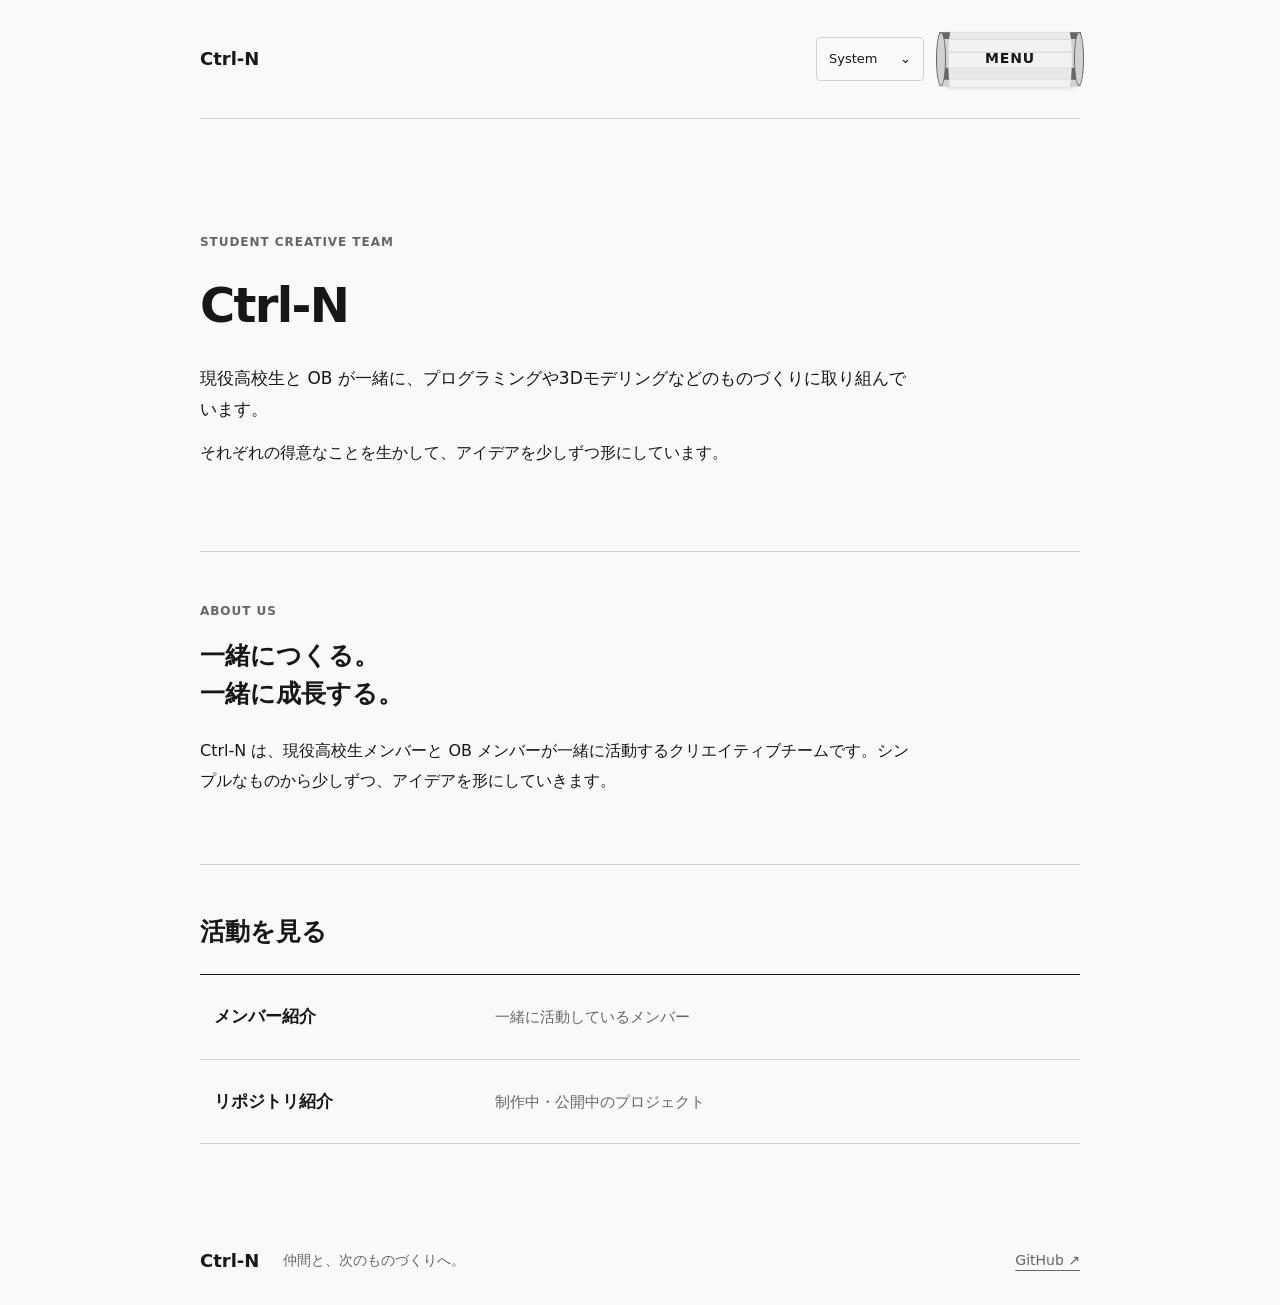
<file: index.html>
<!DOCTYPE html>
<html lang="ja">
<head>
  <meta charset="UTF-8">
  <meta http-equiv="X-UA-Compatible" content="IE=edge">
  <meta name="viewport" content="width=device-width, initial-scale=1.0">
  <meta name="description" content="クリエイティブチーム Ctrl-N のホーム。現役高校生と OB が共同で開発・運営しています。">
  <title>ホーム | Ctrl-N</title>
  <script src="assets/js/theme.js?v=compact-header-1"></script>
  <link rel="stylesheet" href="assets/css/styles.css?v=neutral-brand-1">
  <script src="assets/js/menu.js" defer></script>
  <script src="assets/js/ie11.js" defer></script>
</head>
<body>
  <a class="skip-link" href="#main">本文へスキップ</a>
  <header class="site-header"><a class="logo" href="./">Ctrl-N</a><details class="theme-control" lang="en"><summary aria-label="Theme"><span data-theme-current>System</span><span aria-hidden="true">⌄</span></summary><fieldset class="theme-popup"><legend>Theme</legend><div class="theme-options"><label><input type="radio" name="theme" value="system" checked disabled><span>System</span></label><label><input type="radio" name="theme" value="light" disabled><span>Light</span></label><label><input type="radio" name="theme" value="dark" disabled><span>Dark</span></label></div></fieldset></details><details class="film-menu"><summary aria-label="Toggle menu"><span class="menu-reel" aria-hidden="true"><span class="roll-cylinder"><span class="roll-face" style="--face:0"></span><span class="roll-face" style="--face:1"></span><span class="roll-face" style="--face:2"></span><span class="roll-face" style="--face:3"></span><span class="roll-face" style="--face:4"></span><span class="roll-face" style="--face:5"></span><span class="roll-face" style="--face:6"></span><span class="roll-face" style="--face:7"></span><span class="roll-face" style="--face:8"></span><span class="roll-face" style="--face:9"></span><span class="roll-face" style="--face:10"></span><span class="roll-face" style="--face:11"></span></span></span><span class="reel-label" lang="en">MENU</span></summary><div class="film-window"><div class="film-panel"><p class="film-caption" aria-hidden="true">CTRL-N / NAVIGATION</p><nav aria-label="Main navigation" lang="en"><a href="./" aria-current="page">Home</a><a href="contributors/">Members</a><a href="repo-list/">Repositories</a></nav></div></div></details></header>
  <main id="main"><section class="hero">
  <p class="eyebrow">STUDENT CREATIVE TEAM</p>
  <h1>Ctrl-N</h1>
  <p class="lead">現役高校生と OB が一緒に、プログラミングや3Dモデリングなどのものづくりに取り組んでいます。</p>
  <p>それぞれの得意なことを生かして、アイデアを少しずつ形にしています。</p>
</section>
<section class="section"><p class="eyebrow">ABOUT US</p><h2>一緒につくる。<br>一緒に成長する。</h2><p>Ctrl-N は、現役高校生メンバーと OB メンバーが一緒に活動するクリエイティブチームです。シンプルなものから少しずつ、アイデアを形にしていきます。</p></section>
<section class="activity-section" aria-labelledby="activity-heading">
  <h2 id="activity-heading">活動を見る</h2>
  <div class="activity-links">
    <a href="contributors/"><span>メンバー紹介</span><small>一緒に活動しているメンバー</small></a>
    <a href="repo-list/"><span>リポジトリ紹介</span><small>制作中・公開中のプロジェクト</small></a>
  </div>
</section>
</main>
  <footer><a class="logo" href="./">Ctrl-N</a><p>仲間と、次のものづくりへ。</p><a href="https://github.com/Ctrl-N-Japan">GitHub ↗</a></footer>
</body>
</html>
</file>
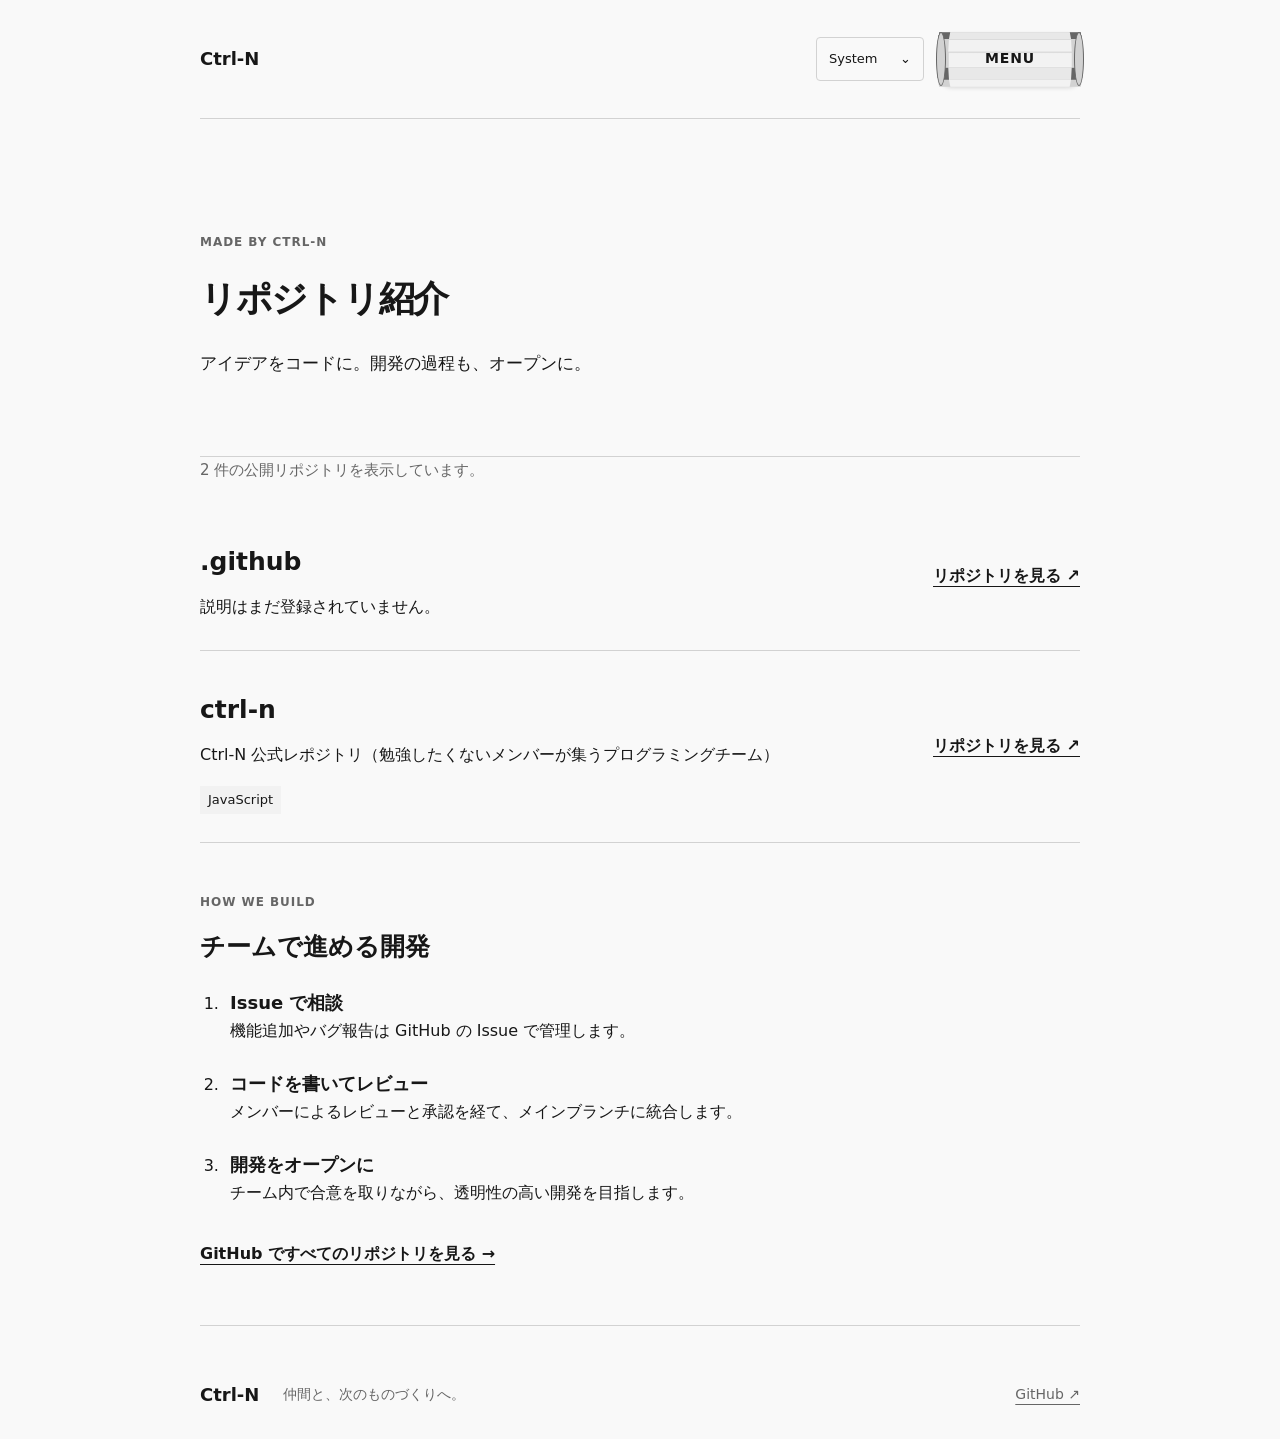
<file: repo-list/index.html>
<!DOCTYPE html>
<html lang="ja">
<head>
  <meta charset="UTF-8">
  <meta http-equiv="X-UA-Compatible" content="IE=edge">
  <meta name="viewport" content="width=device-width, initial-scale=1.0">
  <meta name="description" content="クリエイティブチーム Ctrl-N のリポジトリ紹介。現役高校生と OB が共同で開発・運営しています。">
  <title>リポジトリ紹介 | Ctrl-N</title>
  <script src="../assets/js/theme.js?v=compact-header-1"></script>
  <link rel="stylesheet" href="../assets/css/styles.css?v=neutral-brand-1">
  <script src="../assets/js/repo-list.js?v=static-data-1" defer></script>
  <script src="../assets/js/menu.js" defer></script>
  <script src="../assets/js/ie11.js" defer></script>
</head>
<body>
  <a class="skip-link" href="#main">本文へスキップ</a>
  <header class="site-header"><a class="logo" href="../">Ctrl-N</a><details class="theme-control" lang="en"><summary aria-label="Theme"><span data-theme-current>System</span><span aria-hidden="true">⌄</span></summary><fieldset class="theme-popup"><legend>Theme</legend><div class="theme-options"><label><input type="radio" name="theme" value="system" checked disabled><span>System</span></label><label><input type="radio" name="theme" value="light" disabled><span>Light</span></label><label><input type="radio" name="theme" value="dark" disabled><span>Dark</span></label></div></fieldset></details><details class="film-menu"><summary aria-label="Toggle menu"><span class="menu-reel" aria-hidden="true"><span class="roll-cylinder"><span class="roll-face" style="--face:0"></span><span class="roll-face" style="--face:1"></span><span class="roll-face" style="--face:2"></span><span class="roll-face" style="--face:3"></span><span class="roll-face" style="--face:4"></span><span class="roll-face" style="--face:5"></span><span class="roll-face" style="--face:6"></span><span class="roll-face" style="--face:7"></span><span class="roll-face" style="--face:8"></span><span class="roll-face" style="--face:9"></span><span class="roll-face" style="--face:10"></span><span class="roll-face" style="--face:11"></span></span></span><span class="reel-label" lang="en">MENU</span></summary><div class="film-window"><div class="film-panel"><p class="film-caption" aria-hidden="true">CTRL-N / NAVIGATION</p><nav aria-label="Main navigation" lang="en"><a href="../">Home</a><a href="../contributors/">Members</a><a href="../repo-list/" aria-current="page">Repositories</a></nav></div></div></details></header>
  <main id="main"><section class="page-title"><p class="eyebrow">MADE BY CTRL-N</p><h1>リポジトリ紹介</h1><p class="lead">アイデアをコードに。開発の過程も、オープンに。</p></section>
<p id="repo-status" role="status"></p>
<section id="repo-list" aria-label="公開プロジェクト"><article class="card project"><div><span class="number">01 / WEBSITE</span><h2>ctrl-n</h2><p>Ctrl-N の公式 Web サイト。チームの紹介やプロジェクト情報を発信するために、メンバーが共同で開発・運営しています。</p><div class="tags"><span>Web サイト</span><span>共同開発</span></div></div><a class="button" href="https://github.com/Ctrl-N-Japan/ctrl-n">リポジトリを見る ↗</a></article></section>
<section class="section"><p class="eyebrow">HOW WE BUILD</p><h2>チームで進める開発</h2><ol class="steps"><li><h3>Issue で相談</h3><p>機能追加やバグ報告は GitHub の Issue で管理します。</p></li><li><h3>コードを書いてレビュー</h3><p>メンバーによるレビューと承認を経て、メインブランチに統合します。</p></li><li><h3>開発をオープンに</h3><p>チーム内で合意を取りながら、透明性の高い開発を目指します。</p></li></ol><a class="text-link" href="https://github.com/Ctrl-N-Japan">GitHub ですべてのリポジトリを見る →</a></section></main>
  <footer><a class="logo" href="../">Ctrl-N</a><p>仲間と、次のものづくりへ。</p><a href="https://github.com/Ctrl-N-Japan">GitHub ↗</a></footer>
</body>
</html>
</file>
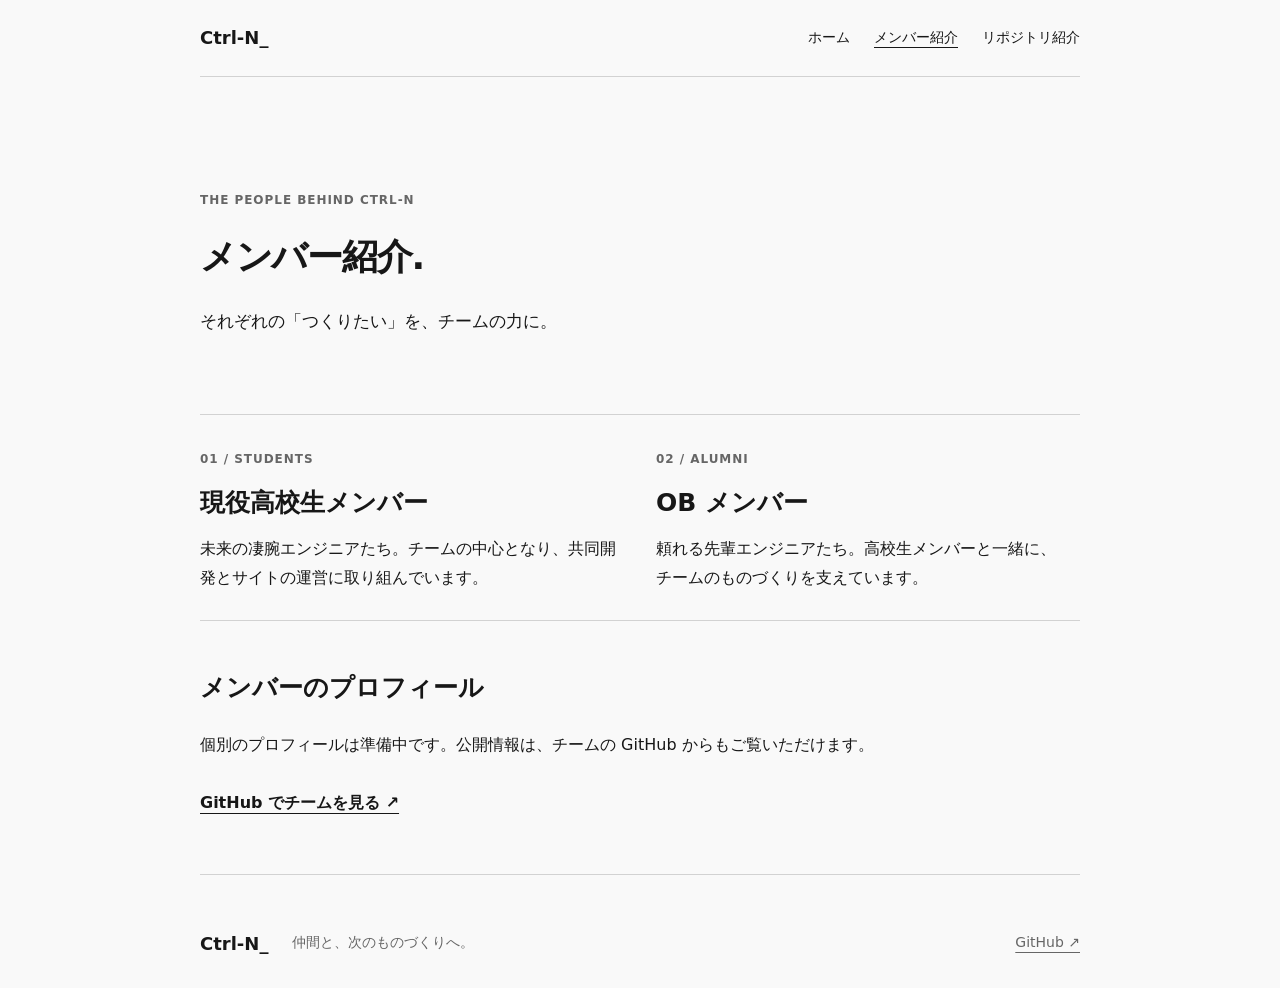
<file: contributors.html>
<!DOCTYPE html>
<html lang="ja">
<head>
  <meta charset="UTF-8">
  <meta name="viewport" content="width=device-width, initial-scale=1.0">
  <meta name="description" content="プログラミングチーム Ctrl-N のメンバー紹介。現役高校生と OB が共同で開発・運営しています。">
  <title>メンバー紹介 | Ctrl-N</title>
  <link rel="stylesheet" href="assets/css/styles.css">
</head>
<body>
  <a class="skip-link" href="#main">本文へスキップ</a>
  <header class="site-header"><a class="logo" href="index.html">Ctrl-N<span>_</span></a><nav aria-label="メインナビゲーション"><a href="index.html">ホーム</a><a href="contributors.html" aria-current="page">メンバー紹介</a><a href="repo-list.html">リポジトリ紹介</a></nav></header>
  <main id="main"><section class="page-title"><p class="eyebrow">THE PEOPLE BEHIND CTRL-N</p><h1>メンバー紹介<span>.</span></h1><p class="lead">それぞれの「つくりたい」を、チームの力に。</p></section>
<section class="grid"><article class="card"><span class="number">01 / STUDENTS</span><h2>現役高校生メンバー</h2><p>未来の凄腕エンジニアたち。チームの中心となり、共同開発とサイトの運営に取り組んでいます。</p></article><article class="card"><span class="number">02 / ALUMNI</span><h2>OB メンバー</h2><p>頼れる先輩エンジニアたち。高校生メンバーと一緒に、チームのものづくりを支えています。</p></article></section>
<section class="section"><h2>メンバーのプロフィール</h2><p>個別のプロフィールは準備中です。公開情報は、チームの GitHub からもご覧いただけます。</p><a class="button" href="https://github.com/Ctrl-N-Japan">GitHub でチームを見る ↗</a></section></main>
  <footer><a class="logo" href="index.html">Ctrl-N<span>_</span></a><p>仲間と、次のものづくりへ。</p><a href="https://github.com/Ctrl-N-Japan">GitHub ↗</a></footer>
</body>
</html>
</file>
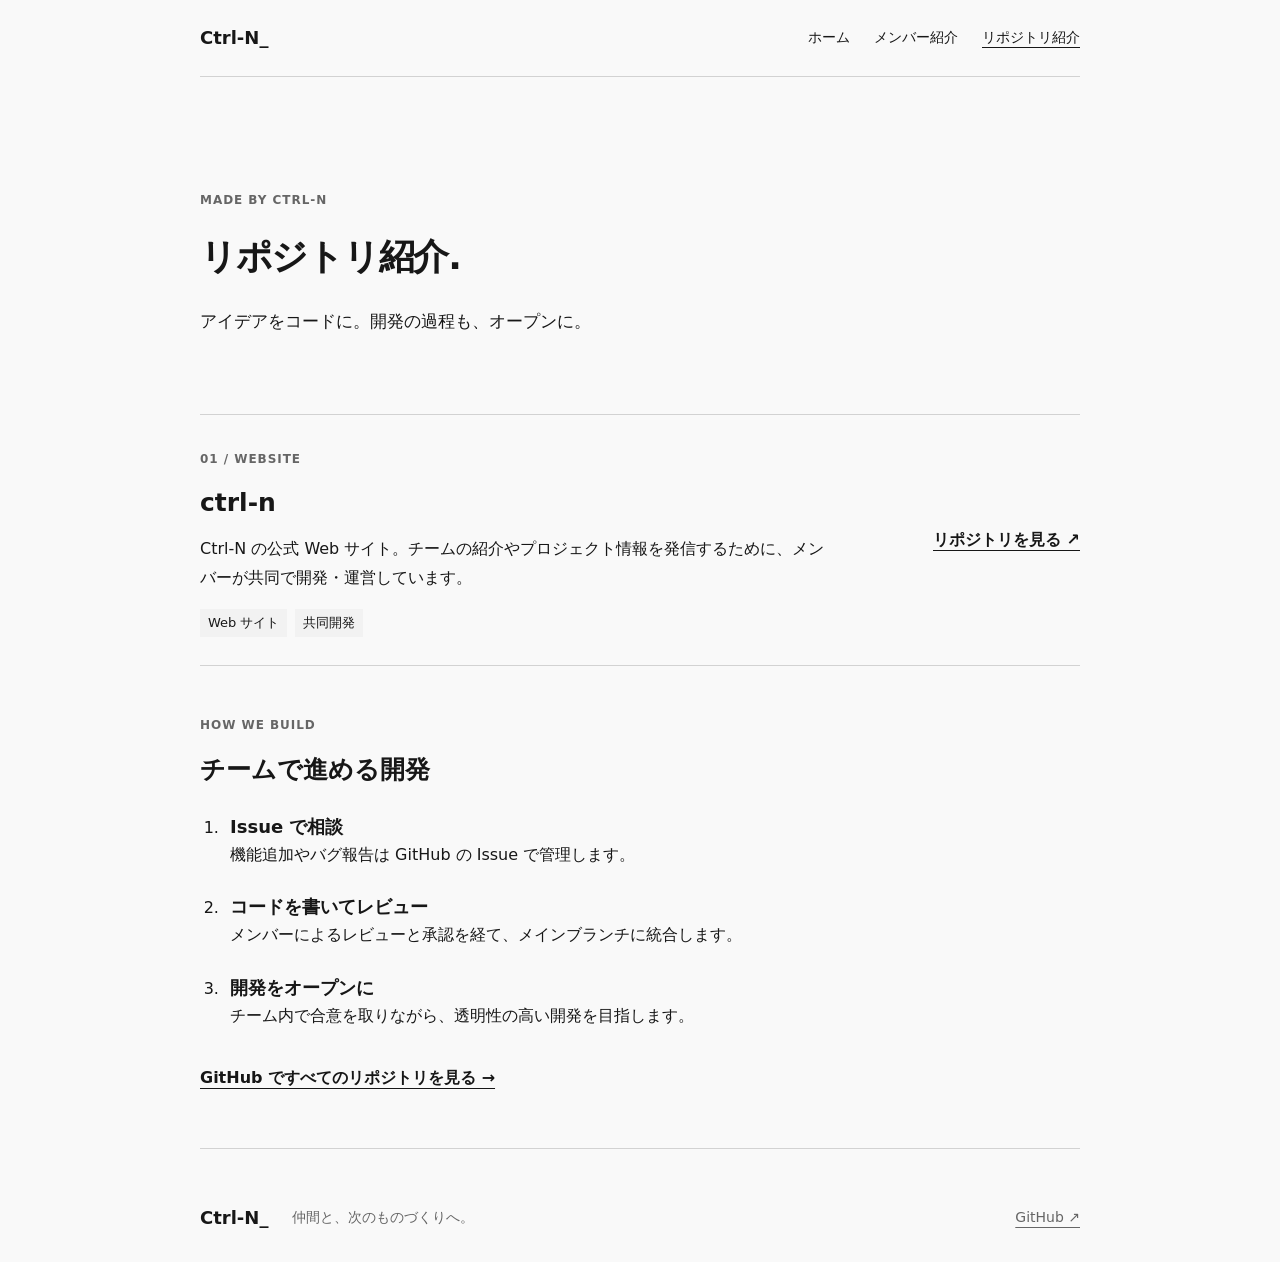
<file: repo-list.html>
<!DOCTYPE html>
<html lang="ja">
<head>
  <meta charset="UTF-8">
  <meta name="viewport" content="width=device-width, initial-scale=1.0">
  <meta name="description" content="プログラミングチーム Ctrl-N のリポジトリ紹介。現役高校生と OB が共同で開発・運営しています。">
  <title>リポジトリ紹介 | Ctrl-N</title>
  <link rel="stylesheet" href="assets/css/styles.css">
</head>
<body>
  <a class="skip-link" href="#main">本文へスキップ</a>
  <header class="site-header"><a class="logo" href="index.html">Ctrl-N<span>_</span></a><nav aria-label="メインナビゲーション"><a href="index.html">ホーム</a><a href="contributors.html">メンバー紹介</a><a href="repo-list.html" aria-current="page">リポジトリ紹介</a></nav></header>
  <main id="main"><section class="page-title"><p class="eyebrow">MADE BY CTRL-N</p><h1>リポジトリ紹介<span>.</span></h1><p class="lead">アイデアをコードに。開発の過程も、オープンに。</p></section>
<section aria-label="公開プロジェクト"><article class="card project"><div><span class="number">01 / WEBSITE</span><h2>ctrl-n</h2><p>Ctrl-N の公式 Web サイト。チームの紹介やプロジェクト情報を発信するために、メンバーが共同で開発・運営しています。</p><div class="tags"><span>Web サイト</span><span>共同開発</span></div></div><a class="button" href="https://github.com/Ctrl-N-Japan/ctrl-n">リポジトリを見る ↗</a></article></section>
<section class="section"><p class="eyebrow">HOW WE BUILD</p><h2>チームで進める開発</h2><ol class="steps"><li><h3>Issue で相談</h3><p>機能追加やバグ報告は GitHub の Issue で管理します。</p></li><li><h3>コードを書いてレビュー</h3><p>メンバーによるレビューと承認を経て、メインブランチに統合します。</p></li><li><h3>開発をオープンに</h3><p>チーム内で合意を取りながら、透明性の高い開発を目指します。</p></li></ol><a class="text-link" href="https://github.com/Ctrl-N-Japan">GitHub ですべてのリポジトリを見る →</a></section></main>
  <footer><a class="logo" href="index.html">Ctrl-N<span>_</span></a><p>仲間と、次のものづくりへ。</p><a href="https://github.com/Ctrl-N-Japan">GitHub ↗</a></footer>
</body>
</html>
</file>
<file: assets/css/styles.css>
/* Shared, neutral styles for all pages. */
:root {
  color-scheme: light;
  --ink: #171717;
  --muted: #666;
  --paper: #f9f9f9;
  --surface: #f2f2f2;
  --surface-hover: #e8e8e8;
  --line: #d2d2d2;
}
:root[data-theme="dark"] {
  color-scheme: dark;
  --ink: #ededed;
  --muted: #b5b5b5;
  --paper: #121212;
  --surface: #1c1c1c;
  --surface-hover: #282828;
  --line: #3b3b3b;
}
@media (prefers-color-scheme: dark) {
  :root:not([data-theme]) {
    color-scheme: dark;
    --ink: #ededed;
    --muted: #b5b5b5;
    --paper: #121212;
    --surface: #1c1c1c;
    --surface-hover: #282828;
    --line: #3b3b3b;
  }
}
* { box-sizing: border-box; }
body { margin: 0; background: var(--paper); color: var(--ink); font-family: system-ui, -apple-system, BlinkMacSystemFont, "Hiragino Kaku Gothic ProN", "Noto Sans JP", sans-serif; font-size: 16px; line-height: 1.85; overflow-wrap: break-word; }
a { color: inherit; text-underline-offset: 5px; }
a:focus-visible, select:focus-visible { outline: 2px solid var(--ink); outline-offset: 5px; }
.site-header, main, footer { width: min(880px, calc(100% - 40px)); margin-inline: auto; }
.site-header { display: flex; align-items: center; flex-wrap: wrap; gap: 20px 28px; padding-block: 20px; border-bottom: 1px solid var(--line); }
.logo { font-size: 18px; font-weight: 700; text-decoration: none; white-space: nowrap; }
nav { display: flex; flex-wrap: wrap; gap: 12px 24px; margin-left: auto; }
nav a { padding-block: 5px; font-size: 14px; text-decoration: none; }
nav a:hover, nav a[aria-current] { text-decoration: underline; }
.theme-control { display: flex; align-items: center; gap: 8px; color: var(--muted); font-size: 13px; }
.theme-control select { font: inherit; color: var(--ink); background: var(--paper); border: 1px solid var(--line); border-radius: 3px; padding: 7px; min-height: 44px; }
.hero, .page-title { padding: clamp(64px, 10vw, 112px) 0 64px; border-bottom: 1px solid var(--line); }
.eyebrow, .number { font-size: 12px; font-weight: 600; letter-spacing: .08em; color: var(--muted); }
.hero > .eyebrow, .page-title > .eyebrow { margin: 0 0 24px; }
h1 { margin: 0 0 28px; font-size: clamp(34px, 5vw, 48px); font-weight: 650; line-height: 1.2; letter-spacing: -.035em; }
.page-title h1 { font-size: clamp(28px, 4vw, 36px); }
h2 { margin: 0 0 24px; font-size: clamp(21px, 2.5vw, 25px); line-height: 1.5; font-weight: 650; }
h3 { font-size: 18px; }
p { margin: 0 0 1.25em; color: var(--ink); line-break: strict; }
main p { max-width: 40em; }
.note, #contributors-status, #repo-status { color: var(--muted); font-size: 15px; line-height: 1.8; }
.note { margin-top: -8px; }
h1, h2, h3 { text-wrap: balance; }
h3 { margin-bottom: 12px; line-height: 1.5; }

.lead { max-width: 720px; font-size: 17px; margin-bottom: 12px; }
.section, .activity-section { padding: 48px 0; }
.section { border-bottom: 1px solid var(--line); }
.section > p { max-width: 720px; }
.activity-links { border-top: 1px solid var(--ink); }
.activity-links a { display: grid; grid-template-columns: minmax(160px, .45fr) 1fr; align-items: baseline; gap: 24px; padding: 26px 14px; border-bottom: 1px solid var(--line); text-decoration: none; background: transparent; transition: background-color .25s ease; }
.activity-links a:hover, .activity-links a:focus-visible { background: var(--surface-hover); }
.activity-links span { font-size: 17px; font-weight: 700; }
.activity-links span, .activity-links small { transition: transform .25s ease; }
.activity-links a:hover span, .activity-links a:hover small, .activity-links a:focus-visible span, .activity-links a:focus-visible small { transform: translateX(10px); }
.activity-links small { color: var(--muted); font-size: 15px; }
.grid { isolation: isolate; display: grid; grid-template-columns: repeat(2, minmax(0, 1fr)); column-gap: 32px; }
.card { display: block; min-width: 0; padding: 28px 0; border-bottom: 1px solid var(--line); text-decoration: none; }
.card h2 { margin: 12px 0; }
.card p { margin-bottom: 0; }
.project { display: flex; align-items: center; justify-content: space-between; gap: 32px; }
.project > div { min-width: 0; }
.project h2 { overflow-wrap: anywhere; }
.button, .text-link { display: inline-block; font-size: 16px; font-weight: 600; text-decoration: underline; text-decoration-thickness: 1px; padding-block: 8px; }
.project .button { flex-shrink: 0; }
.tags { display: flex; flex-wrap: wrap; gap: 8px; margin-top: 16px; }
.tags span { font-size: 13px; padding: 2px 8px; background: var(--surface); }
.contributor img { border-radius: 50%; object-fit: cover; }
.contributor h3 { overflow-wrap: anywhere; margin: 12px 0; }
.steps { padding-left: 24px; }
.steps li { padding-left: 6px; margin-bottom: 24px; }
.steps h3, .steps p { margin: 0; }
footer { display: flex; align-items: center; flex-wrap: wrap; gap: 16px 24px; padding: 28px 0; margin-top: 24px; }
footer p, footer > a:last-child { font-size: 14px; color: var(--muted); }
footer p { margin: 0; }
footer > a:last-child { margin-left: auto; }
.skip-link { position: absolute; top: -100px; left: 16px; background: var(--paper); padding: 8px; z-index: 20; }
.skip-link:focus { top: 8px; }
@media (max-width: 640px) {
  .site-header, main, footer { width: calc(100% - 32px); }
  .site-header { gap: 12px 20px; }
  nav { order: 3; width: 100%; margin: 0; gap: 12px 20px; }
  .theme-control { margin-left: auto; }
  .hero, .page-title { padding: 56px 0 40px; }
  .section, .activity-section { padding: 36px 0; }
  .activity-links a { grid-template-columns: 1fr; gap: 6px; padding: 20px 12px; }
  .grid { grid-template-columns: 1fr; }
  .project { flex-direction: column; align-items: flex-start; gap: 20px; }
  footer p { width: 100%; order: 3; margin: 0; }
}

/* Film navigation: the strip feeds from behind a rotating roll. */
.site-header { position: relative; z-index: 10; }
.film-menu { --film-width: 156px; --unroll-time: .85s; position: relative; margin-left: auto; width: var(--film-width); flex-shrink: 0; padding: 12px 0; isolation: isolate; z-index: 1; }
.film-menu summary { position: relative; display: grid; place-items: center; cursor: pointer; list-style: none; user-select: none; border-radius: 12px; isolation: isolate; z-index: 2; }
.film-menu summary::-webkit-details-marker { display: none; }
.film-menu summary:focus-visible { outline: 2px solid var(--ink); outline-offset: 5px; }
.menu-reel { position: relative; display: block; width: var(--film-width); height: 54px; perspective: 600px; border-radius: 12px; background: var(--surface); box-shadow: 0 2px 4px #0002; isolation: isolate; }
.menu-reel::before, .menu-reel::after { content: ""; position: absolute; top: 0; bottom: 0; width: 8px; border: 1px solid var(--muted); border-radius: 50%; background: var(--line); z-index: 2; }
.menu-reel::before { left: -4px; }.menu-reel::after { right: -4px; }
.roll-cylinder { position: absolute; inset: 0; transform-style: preserve-3d; transition: transform var(--unroll-time) cubic-bezier(.22,1,.36,1); }
.roll-face { position: absolute; top: 50%; left: 0; width: 100%; height: 14.5px; margin-top: -7.25px; transform: rotateX(calc(var(--face)*30deg)) translateZ(27px); backface-visibility: hidden; background: linear-gradient(to right,var(--line) 0 8%,var(--surface) 8% 92%,var(--line) 92%); border-top: 1px solid var(--line); }
.roll-face:nth-child(3n) { background: linear-gradient(to right,var(--muted) 0 8%,var(--surface-hover) 8% 92%,var(--muted) 92%); }
.reel-label { position: absolute; inset: 0; display: grid; place-items: center; font-size: 14px; font-weight: 650; letter-spacing: .06em; pointer-events: none; }
.film-menu[open] .roll-cylinder { transform: rotateX(720deg); }
.film-window { position: absolute; top: 39px; left: 0; width: var(--film-width); overflow: hidden; z-index: 1; }
.film-panel { position: relative; width: 100%; padding: 52px 18px 18px; background-color: var(--surface); background-image: linear-gradient(to bottom,#0000 27px,#0003 27px,#0000 48px); background-repeat: no-repeat; color: var(--ink); border: 1px solid var(--line); }
.film-panel::before, .film-panel::after { content: ""; position: absolute; top: 0; bottom: 0; width: 5px; background: repeating-linear-gradient(to bottom,var(--paper) 0 7px,transparent 7px 13px); pointer-events: none; }
.film-panel::before { left: 4px; }.film-panel::after { right: 4px; }
.film-caption { color: var(--muted); font: 10px ui-monospace,monospace; letter-spacing: .1em; margin: 0 0 10px; padding-bottom: 12px; border-bottom: 1px solid var(--line); }
.film-panel nav { display: flex; flex-direction: column; flex-wrap: nowrap; width: auto; margin: 0; gap: 0; counter-reset: menu-frame; }
.film-panel nav a { display: block; flex-shrink: 0; overflow-wrap: anywhere; padding: 16px 0; font-size: 14px; line-height: 1.7; border-bottom: 1px solid var(--line); text-decoration: none; }
.film-panel nav a::before { display: block; counter-increment: menu-frame; content: "FRAME / 0" counter(menu-frame); font: 10px ui-monospace,monospace; color: var(--muted); margin-bottom: 5px; }
.film-panel nav a:hover, .film-panel nav a[aria-current] { background: var(--surface-hover); }
.film-menu[open] .film-panel { animation: film-feed var(--unroll-time) cubic-bezier(.22,1,.36,1) both; }
.film-menu.is-rewinding .film-panel { animation: film-rewind var(--unroll-time) cubic-bezier(.65,0,.35,1) both; pointer-events: none; }
.film-menu.is-rewinding .roll-cylinder { transform: rotateX(0); transition-timing-function: cubic-bezier(.65,0,.35,1); }
.film-menu[open] .film-window { animation: film-shadow-in var(--unroll-time) both; }
.film-menu.is-rewinding .film-window { animation: film-shadow-out var(--unroll-time) both; }
@keyframes film-feed { from { transform: translateY(-100%); } to { transform: translateY(0); } }
@keyframes film-rewind { from { transform: translateY(0); } to { transform: translateY(-100%); } }
@keyframes film-shadow-in { from { filter: drop-shadow(0 0 0 #0000); } to { filter: drop-shadow(0 5px 5px #0002); } }
@keyframes film-shadow-out { from { filter: drop-shadow(0 5px 5px #0002); } to { filter: drop-shadow(0 0 0 #0000); } }
@media (max-width: 640px) { .theme-control { width: 100%; justify-content: flex-end; } }
@media (prefers-reduced-motion: reduce) {
  .film-menu[open] .film-panel, .film-menu.is-rewinding .film-panel, .film-menu[open] .film-window, .film-menu.is-rewinding .film-window { animation: none; }
  .roll-cylinder { transition: none; }
}

@media (prefers-reduced-motion: reduce) { .activity-links a, .activity-links span, .activity-links small { transition: none; } .activity-links a:hover span, .activity-links a:hover small, .activity-links a:focus-visible span, .activity-links a:focus-visible small { transform: none; } }

/* Every grid row uses one separator spanning the entire content width. */
@media (min-width: 641px) {
  .grid > .card { border-bottom: 0; }
  .grid > .card:nth-child(odd) { position: relative; }
  .grid > .card:nth-child(odd)::after {
    content: "";
    position: absolute;
    bottom: 0;
    left: 0;
    width: calc(200% + 32px);
    z-index: 1;
    border-bottom: 1px solid var(--line);
    pointer-events: none;
  }
}

/* Keep short Japanese phrases intact while allowing narrow-screen wrapping. */
.text-phrase { display: inline-block; max-width: 100%; overflow-wrap: anywhere; }

/* A small theme switch that follows the site's typography and colors. */
.theme-control { display:block; min-width:0; margin:0; padding:0; border:0; }
.theme-control legend { margin-bottom:6px; padding:0; font-size:12px; color:var(--muted); }
.theme-options { display:flex; padding:3px; border:1px solid var(--line); border-radius:5px; gap:2px; }
.theme-options label { position:relative; cursor:pointer; }
.theme-options input { position:absolute; width:1px; height:1px; opacity:0; }
.theme-options span { display:block; padding:8px 10px; font-size:13px; line-height:1.5; color:var(--muted); border-radius:3px; }
.theme-options input:checked + span { color:var(--ink); background:var(--surface-hover); font-weight:600; }
.theme-options label:hover span { color:var(--ink); }
.theme-options input:focus-visible + span { outline:2px solid var(--ink); outline-offset:2px; }
@media(max-width:640px) { .theme-control { width:auto; margin-left:auto; } }

/* Compact theme selector; the film control stays at the right edge. */
.site-header { gap: 16px; }
.theme-control { position: relative; width: auto; margin-left: auto; font-size: 13px; }
.theme-control summary { display: flex; align-items: center; justify-content: space-between; gap: 12px; min-width: 104px; min-height: 44px; padding: 8px 12px; border: 1px solid var(--line); border-radius: 4px; color: var(--ink); cursor: pointer; list-style: none; }
.theme-control summary::-webkit-details-marker { display: none; }
.theme-control summary:focus-visible { outline: 2px solid var(--ink); outline-offset: 4px; }
.theme-popup { position: absolute; top: calc(100% + 8px); right: 0; z-index: 5; width: 128px; margin: 0; padding: 6px; border: 1px solid var(--line); border-radius: 4px; background: var(--paper); box-shadow: 0 8px 20px #0002; }
.theme-popup legend { position: absolute; width: 1px; height: 1px; overflow: hidden; clip-path: inset(50%); }
.theme-options { flex-direction: column; gap: 2px; border: 0; padding: 0; }
.theme-options span { min-height: 44px; padding: 12px; }
.film-menu { margin-left: 0; --film-width: 140px; }
@media (max-width: 400px) {
  .site-header { gap: 10px; }
  .site-header > .logo { width: 100%; }
}

/* Animate inside a fixed footprint so opening never shifts the header. */
.theme-control summary { width: 108px; min-width: 0; }
.theme-control summary > [data-theme-current] { min-width: 0; }
.theme-control summary > [aria-hidden] { display: inline-block; transition: transform .18s ease; }
.theme-control[open] summary > [aria-hidden] { transform: rotate(180deg); }
.theme-popup { transform-origin: top right; }
.theme-control[open] .theme-popup { animation: theme-popup-in .18s ease-out both; }
.theme-options span { transition: background-color .15s ease, color .15s ease; }
@keyframes theme-popup-in {
  from { opacity: 0; transform: translateY(-5px) scale(.97); }
  to { opacity: 1; transform: translateY(0) scale(1); }
}
@media (prefers-reduced-motion: reduce) {
  .theme-control[open] .theme-popup { animation: none; }
  .theme-control summary > [aria-hidden], .theme-options span { transition: none; }
}

/* Member colors are decorative so any chosen hue keeps the text readable. */
.contributor.has-member-color img { outline: 2px solid var(--member-color); outline-offset: 3px; }
.contributor.has-member-color h3 { display: flex; align-items: baseline; gap: 10px; }
.contributor.has-member-color h3::before { content: none; }

/* Paired member palettes follow the site's active mode without reloading. */
.contributor {
  --member-color: var(--member-accent-light, var(--ink));
  --member-title: var(--member-title-light, var(--ink));
  --member-text: var(--member-text-light, var(--muted));
  --member-background: var(--member-background-light, transparent);
}
:root[data-theme="dark"] .contributor {
  --member-color: var(--member-accent-dark, var(--ink));
  --member-title: var(--member-title-dark, var(--ink));
  --member-text: var(--member-text-dark, var(--muted));
  --member-background: var(--member-background-dark, transparent);
}
@media(prefers-color-scheme:dark) {
  :root:not([data-theme]) .contributor {
    --member-color: var(--member-accent-dark, var(--ink));
    --member-title: var(--member-title-dark, var(--ink));
    --member-text: var(--member-text-dark, var(--muted));
    --member-background: var(--member-background-dark, transparent);
  }
}
.contributor.has-member-theme { padding: 36px 0; background: transparent; }
.contributor.has-member-theme h3 { color: var(--member-title); }
.contributor.has-member-theme .text-link { color: var(--member-title); }
.contributor.has-member-theme .note { color: var(--member-title); }
@media(min-width:641px) { .grid > .contributor.has-member-theme:nth-child(odd)::after { width:calc(200% + 32px); } }

.member-bio { white-space: pre-line; margin-top: 16px; font-size: 15px; }
.member-work { margin-top: 20px; }
.member-work summary { cursor: pointer; padding-block: 8px; font-size: 15px; }
.member-work h4 { margin: 16px 0 8px; font-size: 16px; }
.contributor .member-work-image { display: block; width: 100%; height: auto; margin: 16px 0; border-radius: 4px; object-fit: contain; outline: none; }
.member-work p { color: var(--ink); }

.contributor.has-member-color .member-work-image { outline: none; }

/* Full-width row separators keep a restrained visual weight. */
#contributors-list > .contributor { border-bottom-color: var(--line); }
#contributors-list > .contributor::after { border-bottom-color: var(--line); }

.logo, .hero > h1 { color: var(--ink); }
</file>
